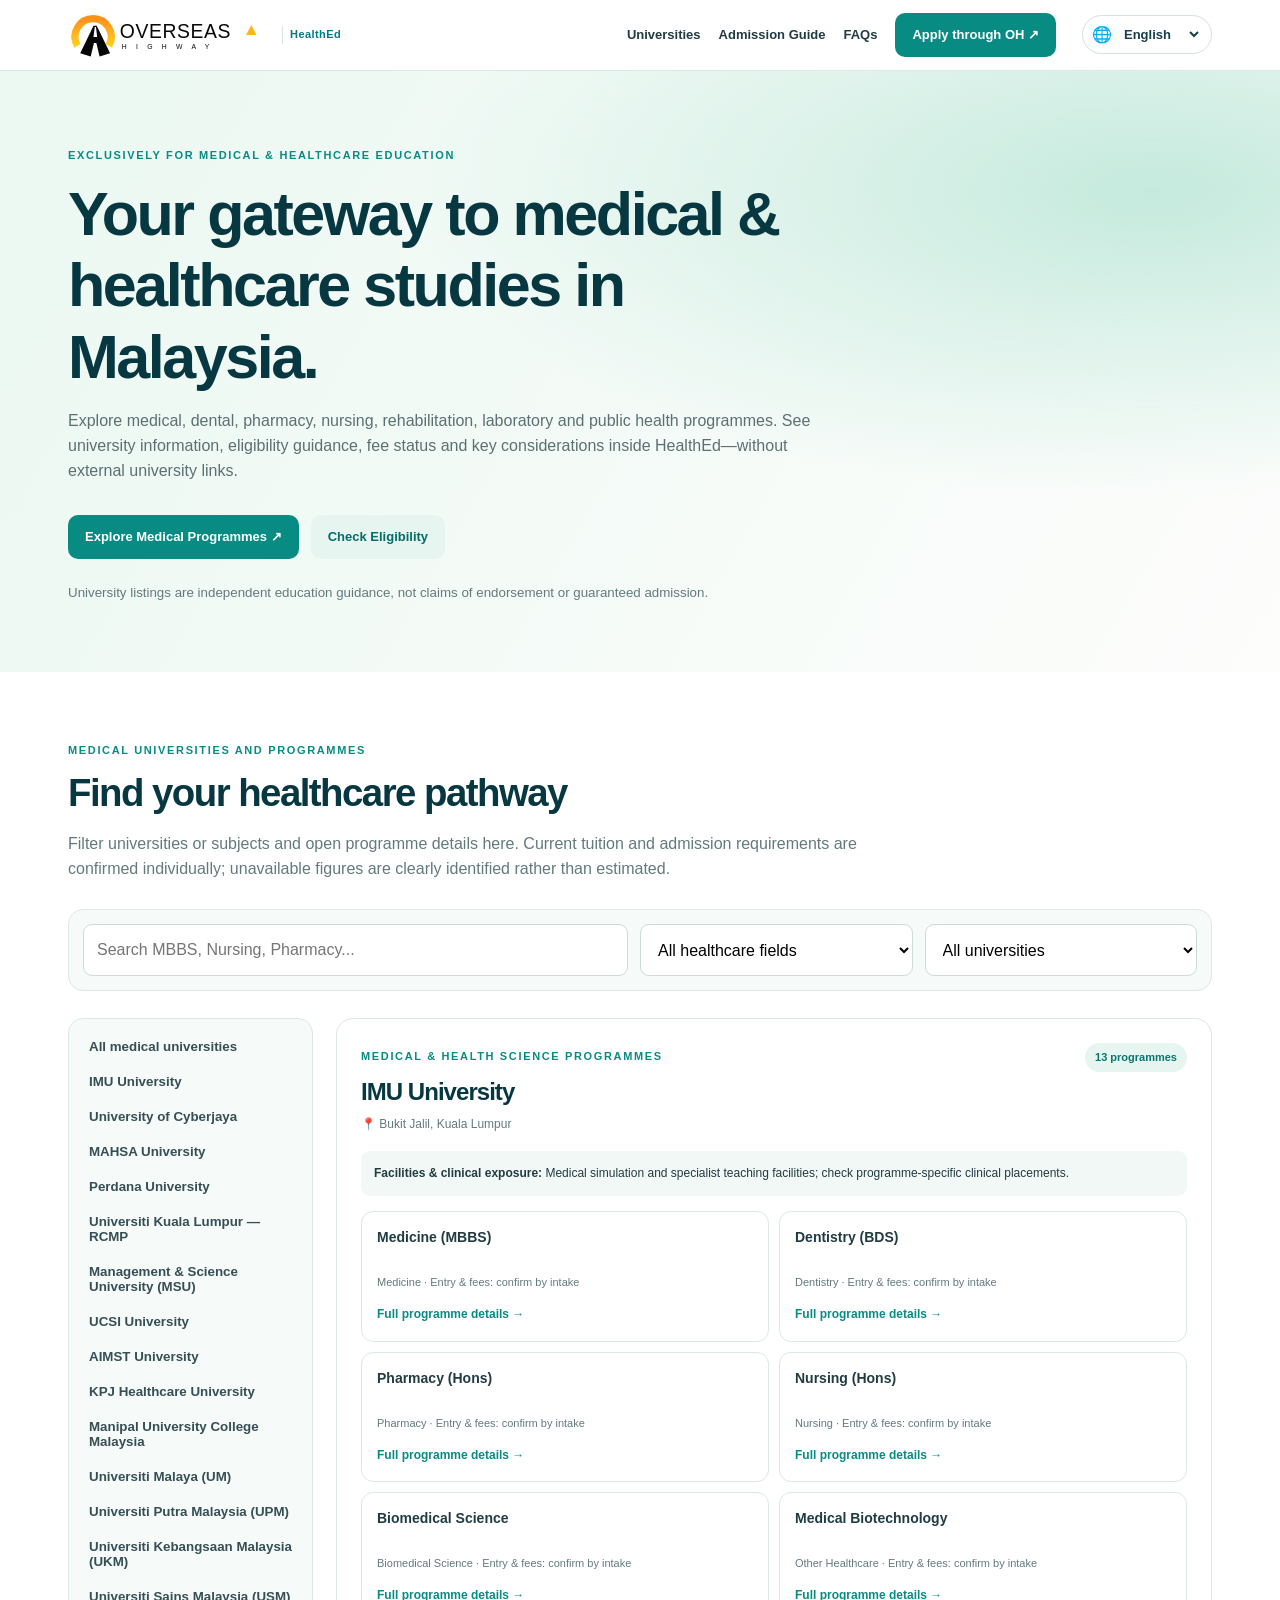
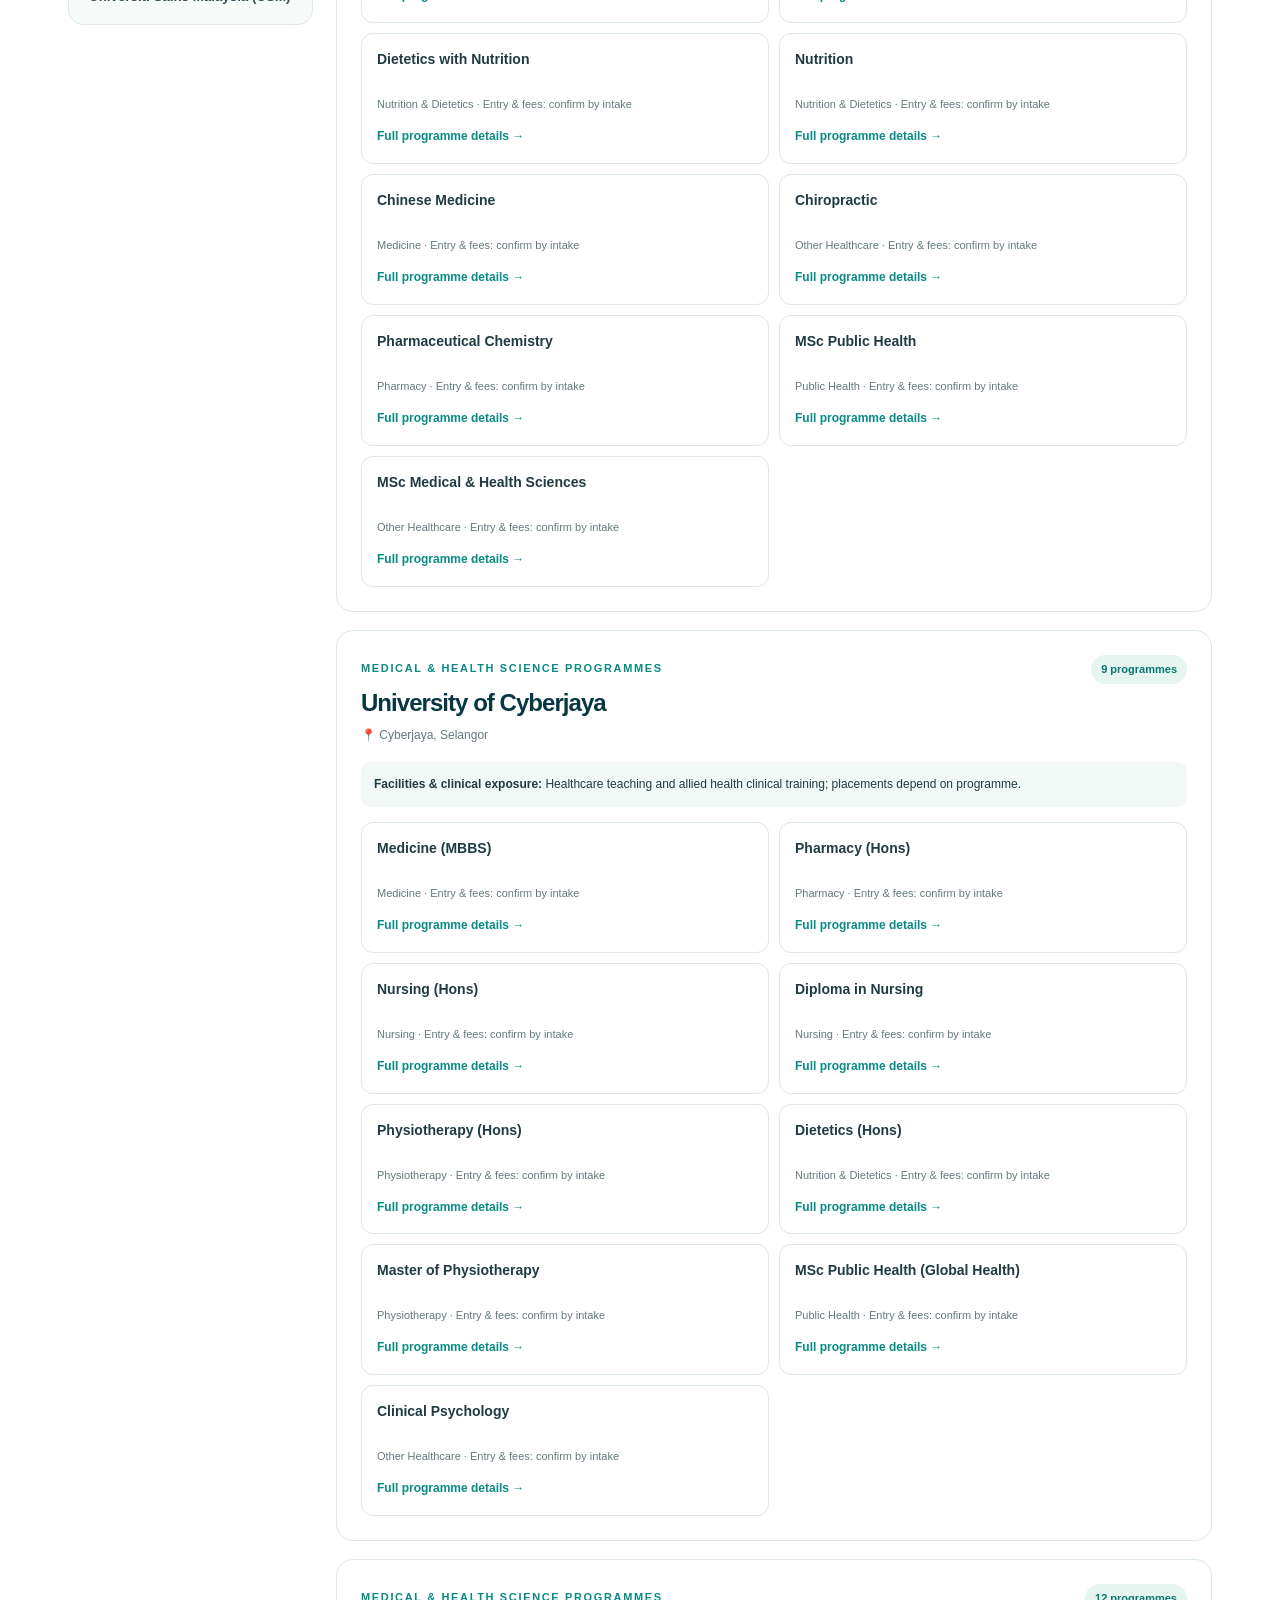
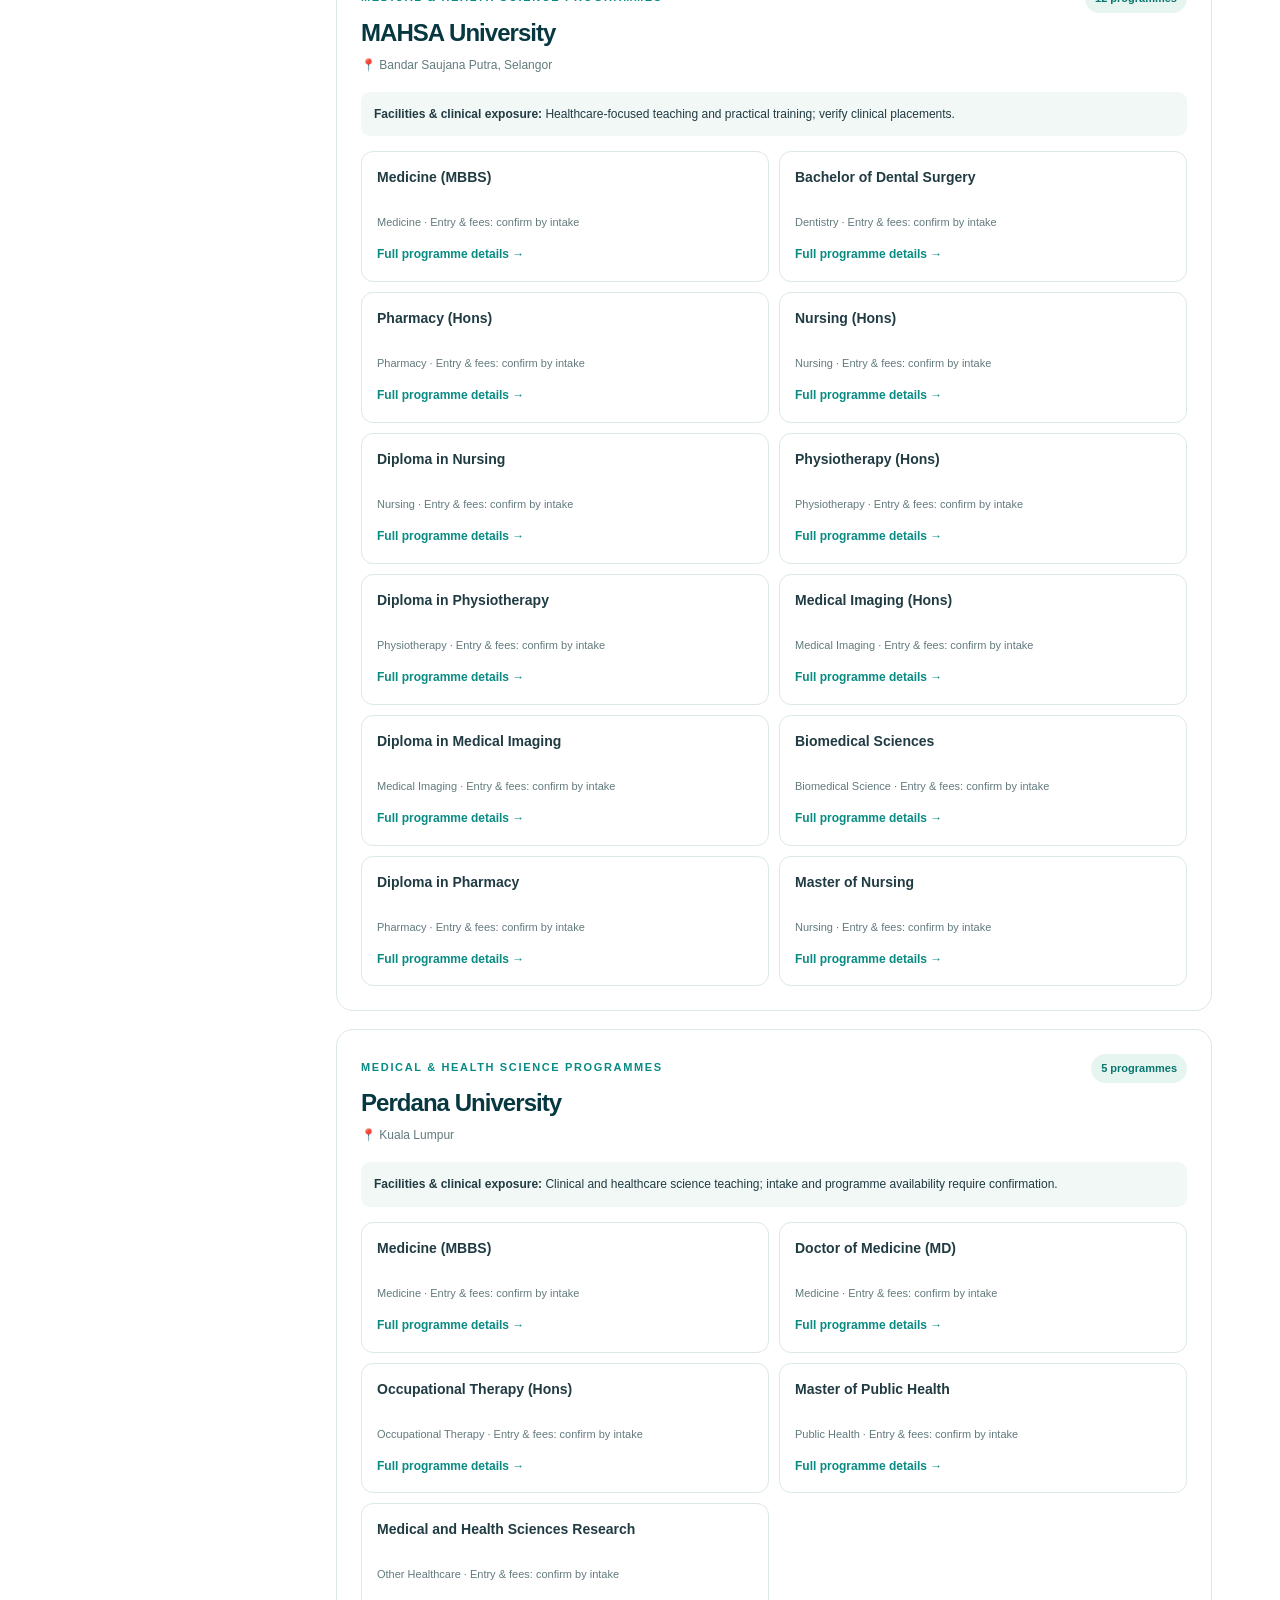
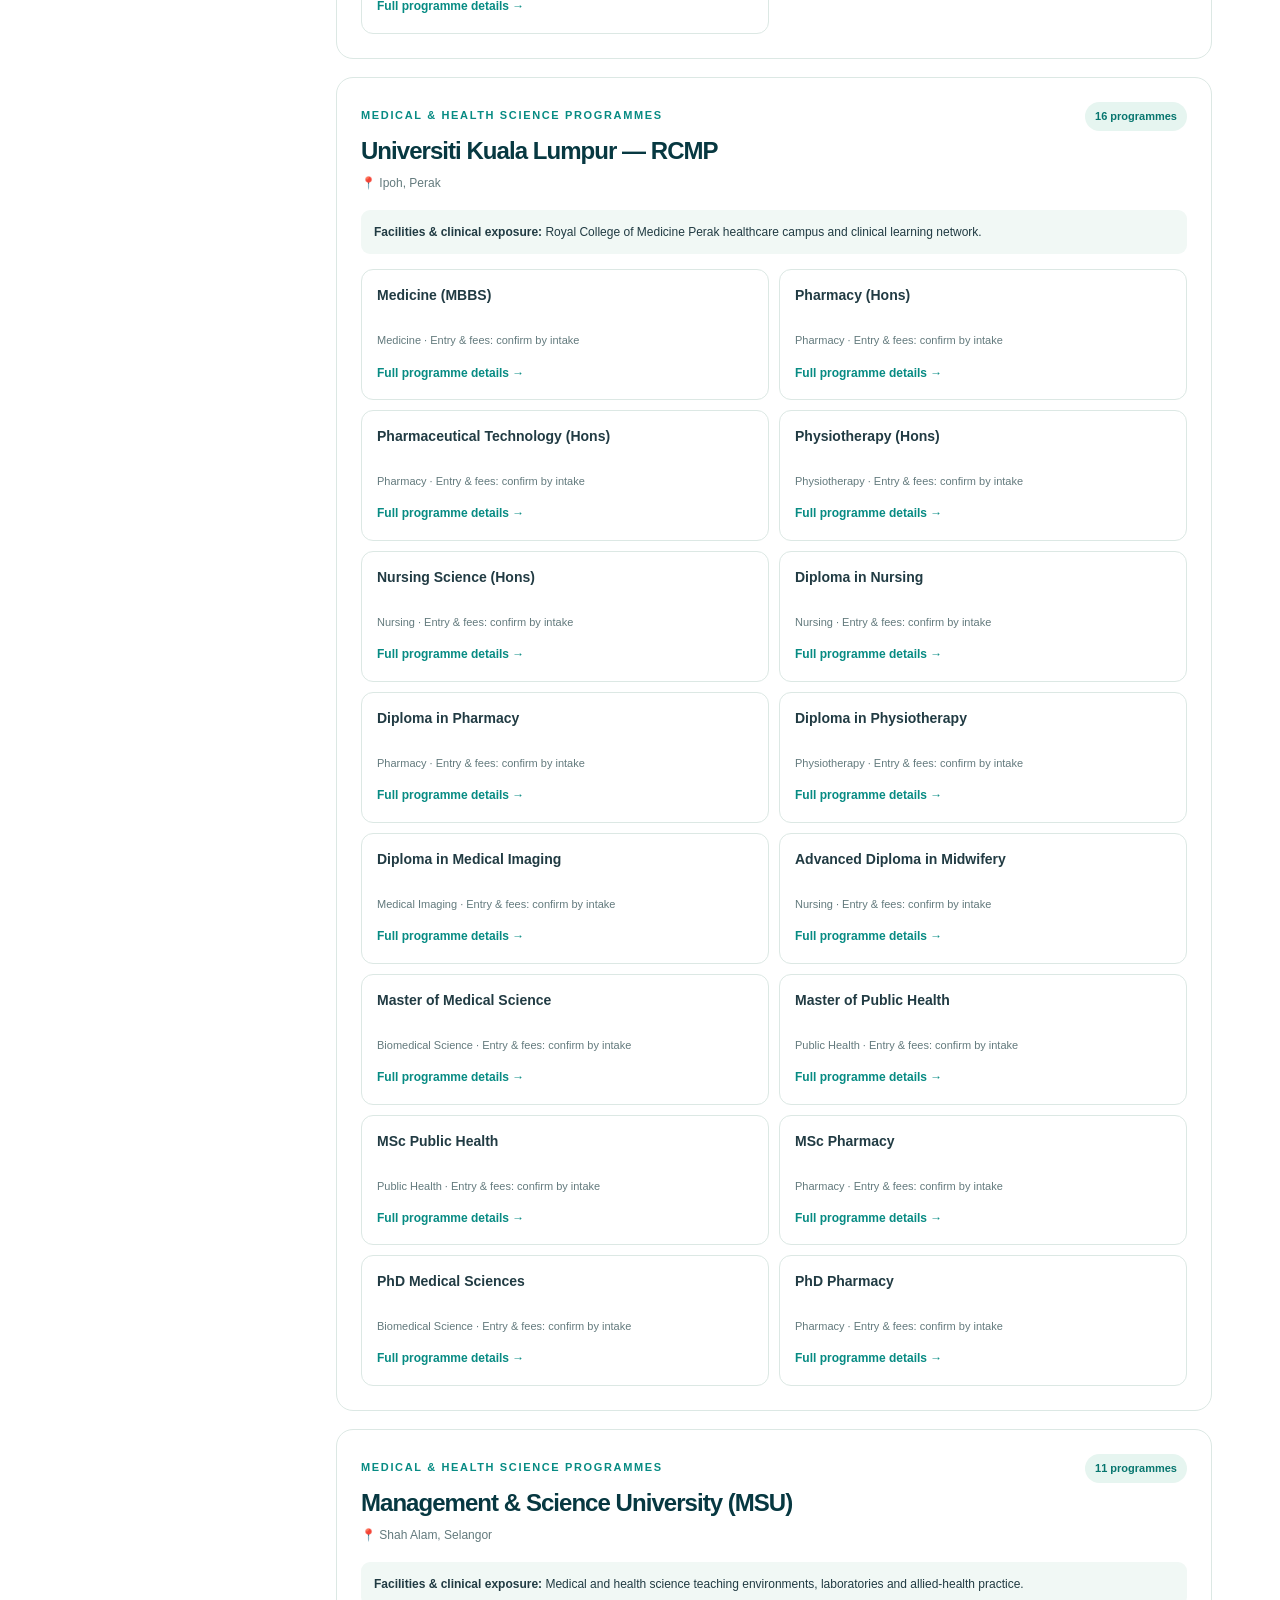
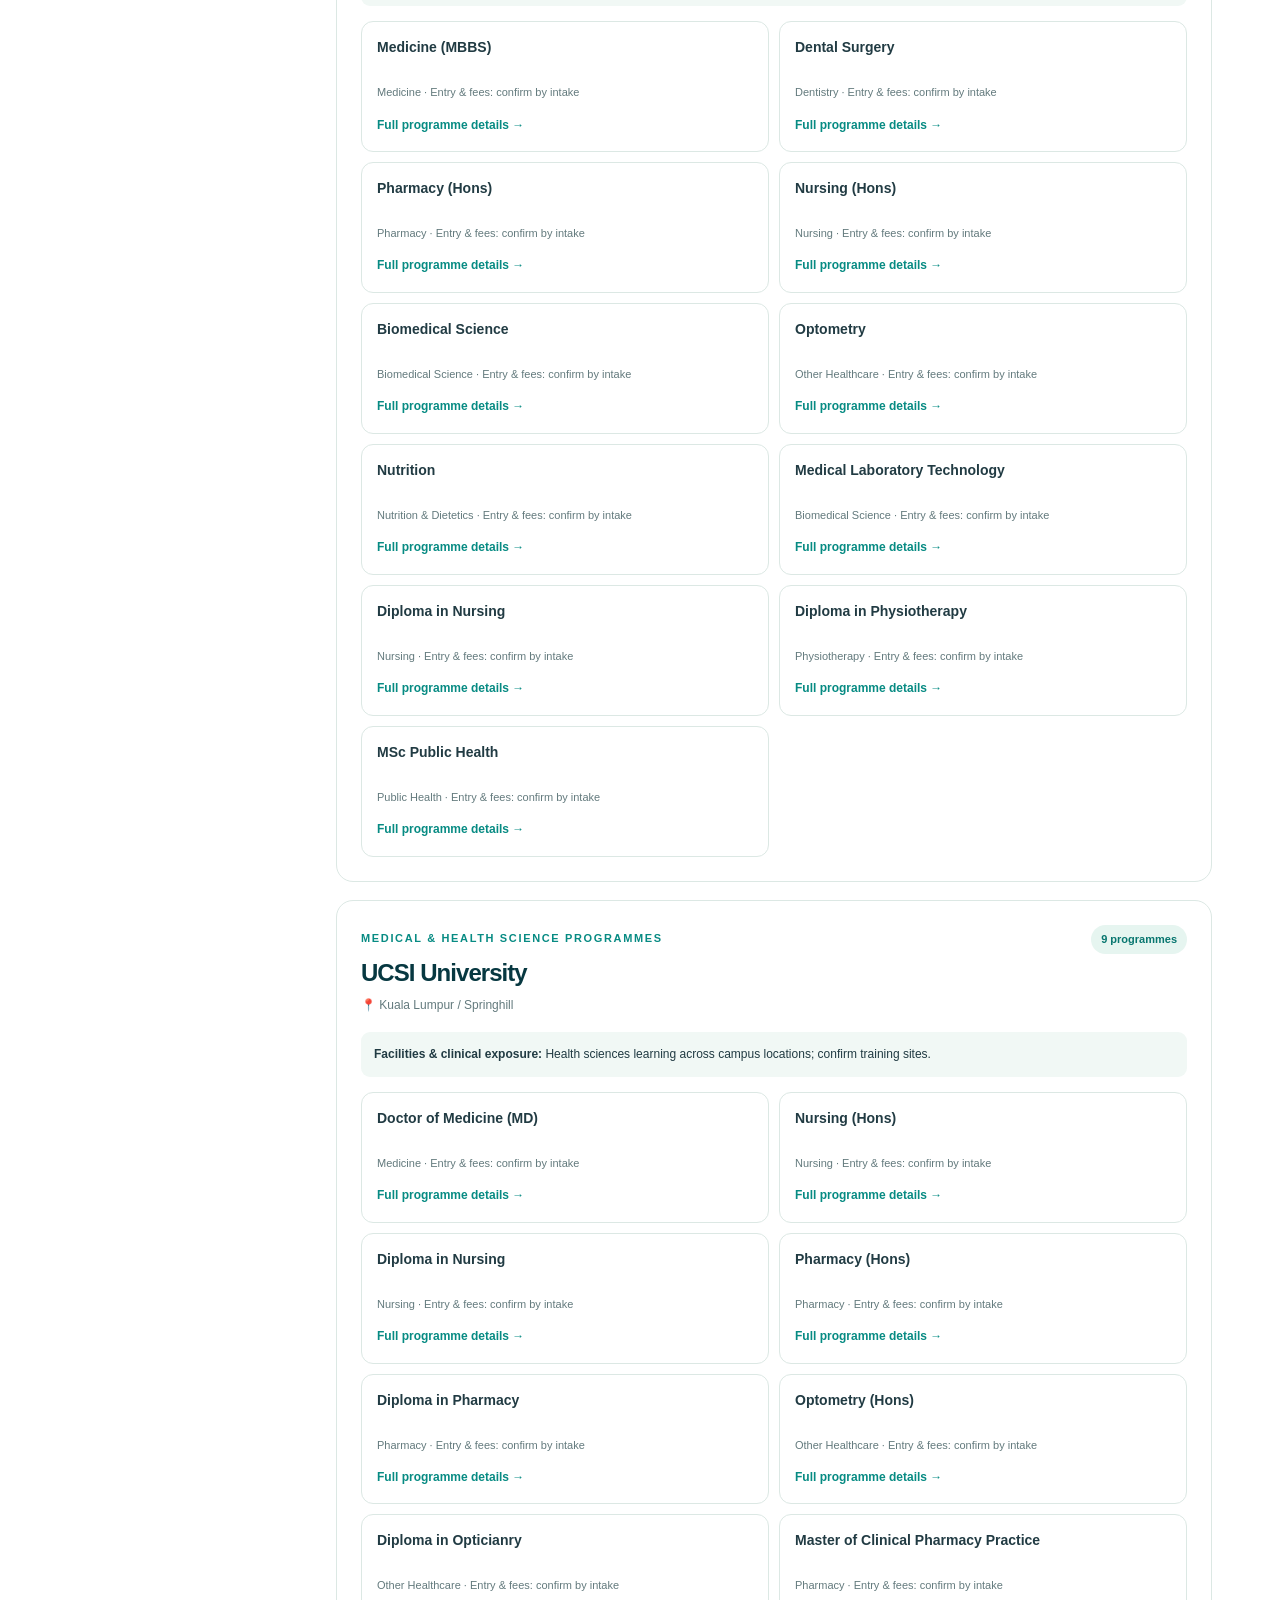
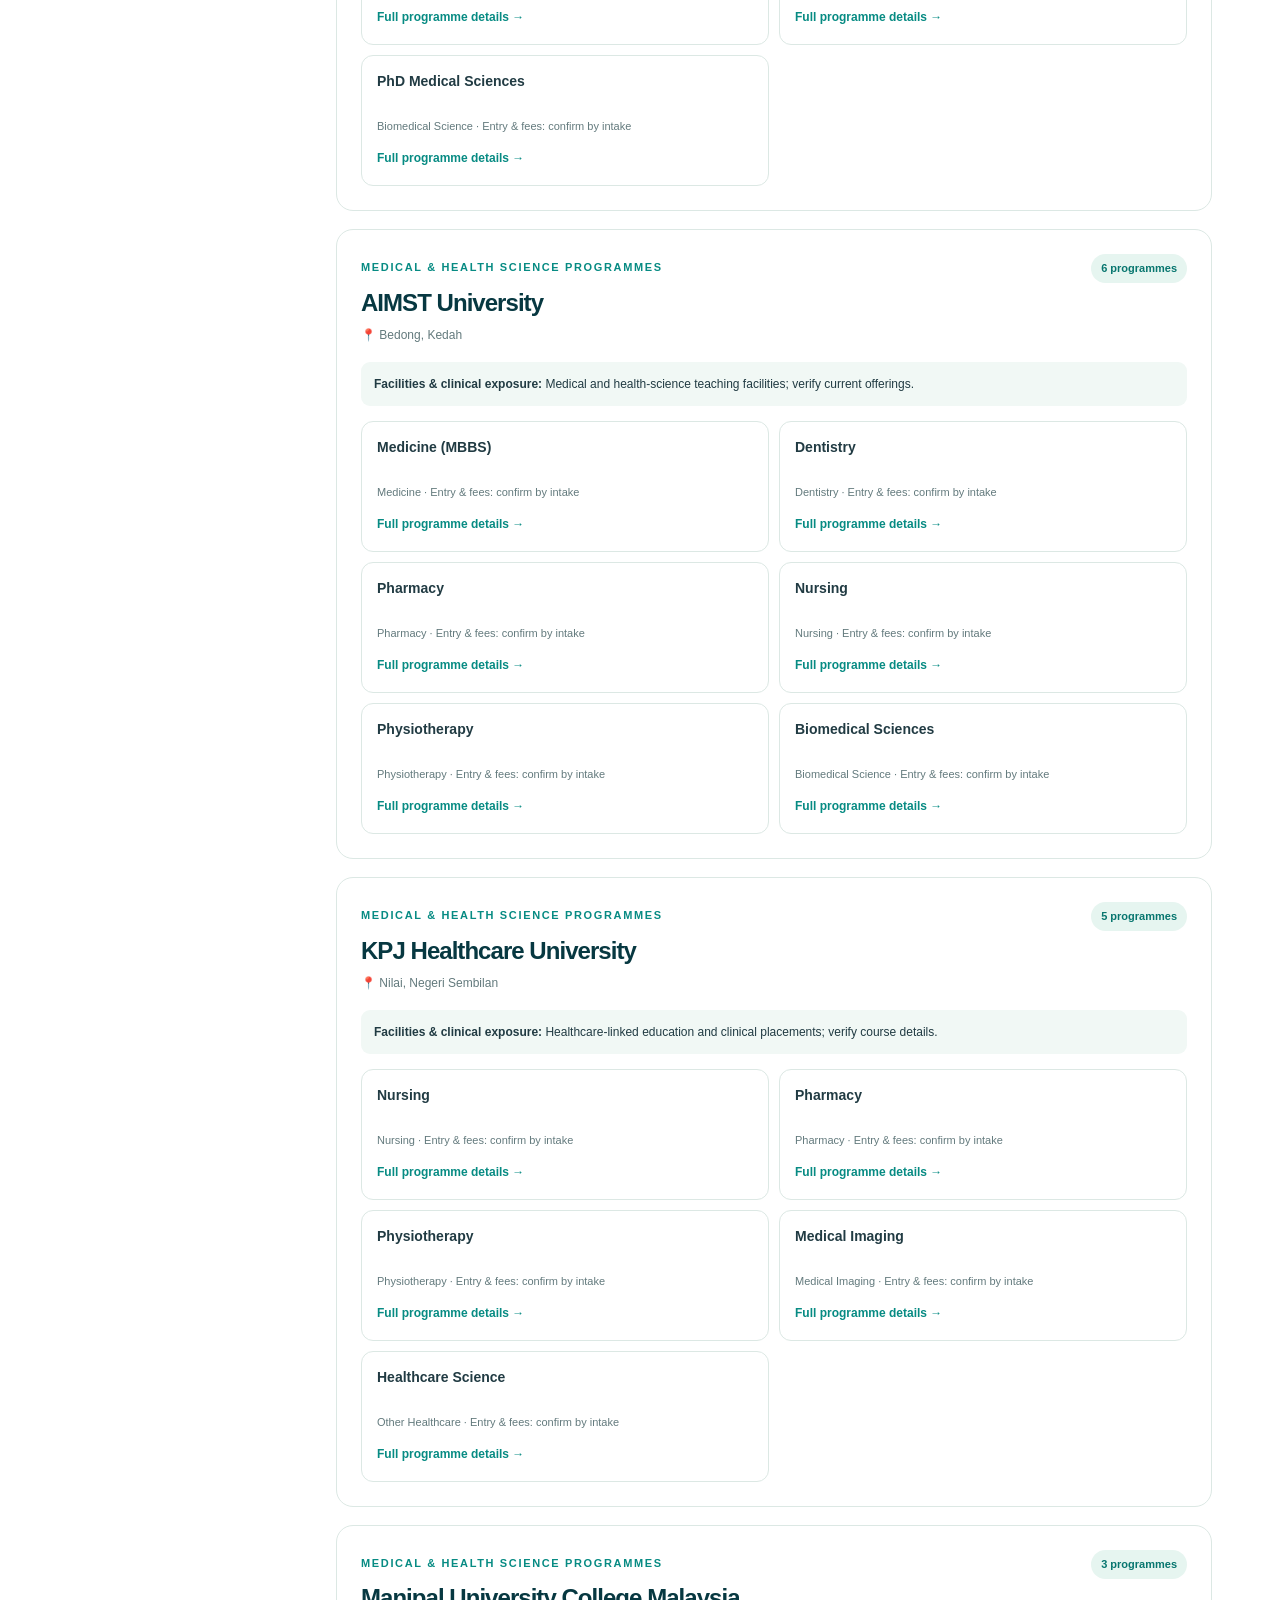
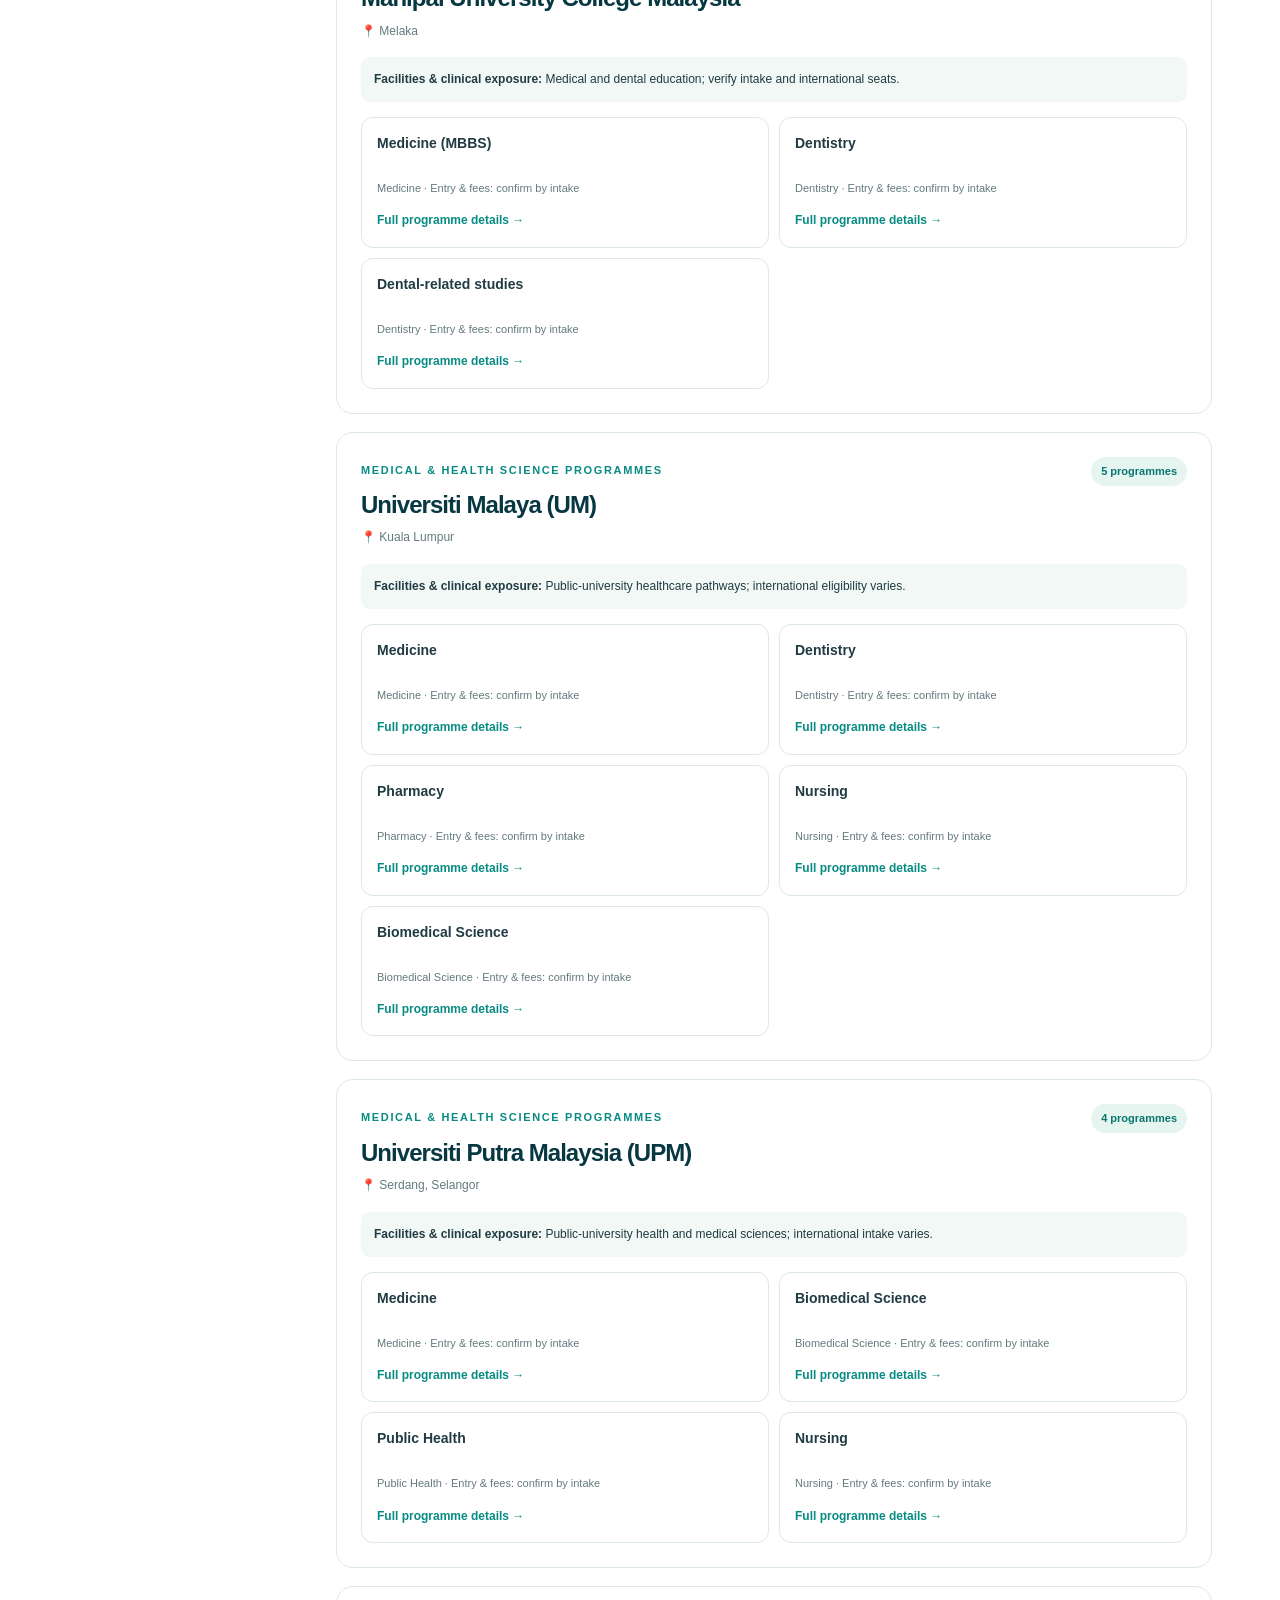
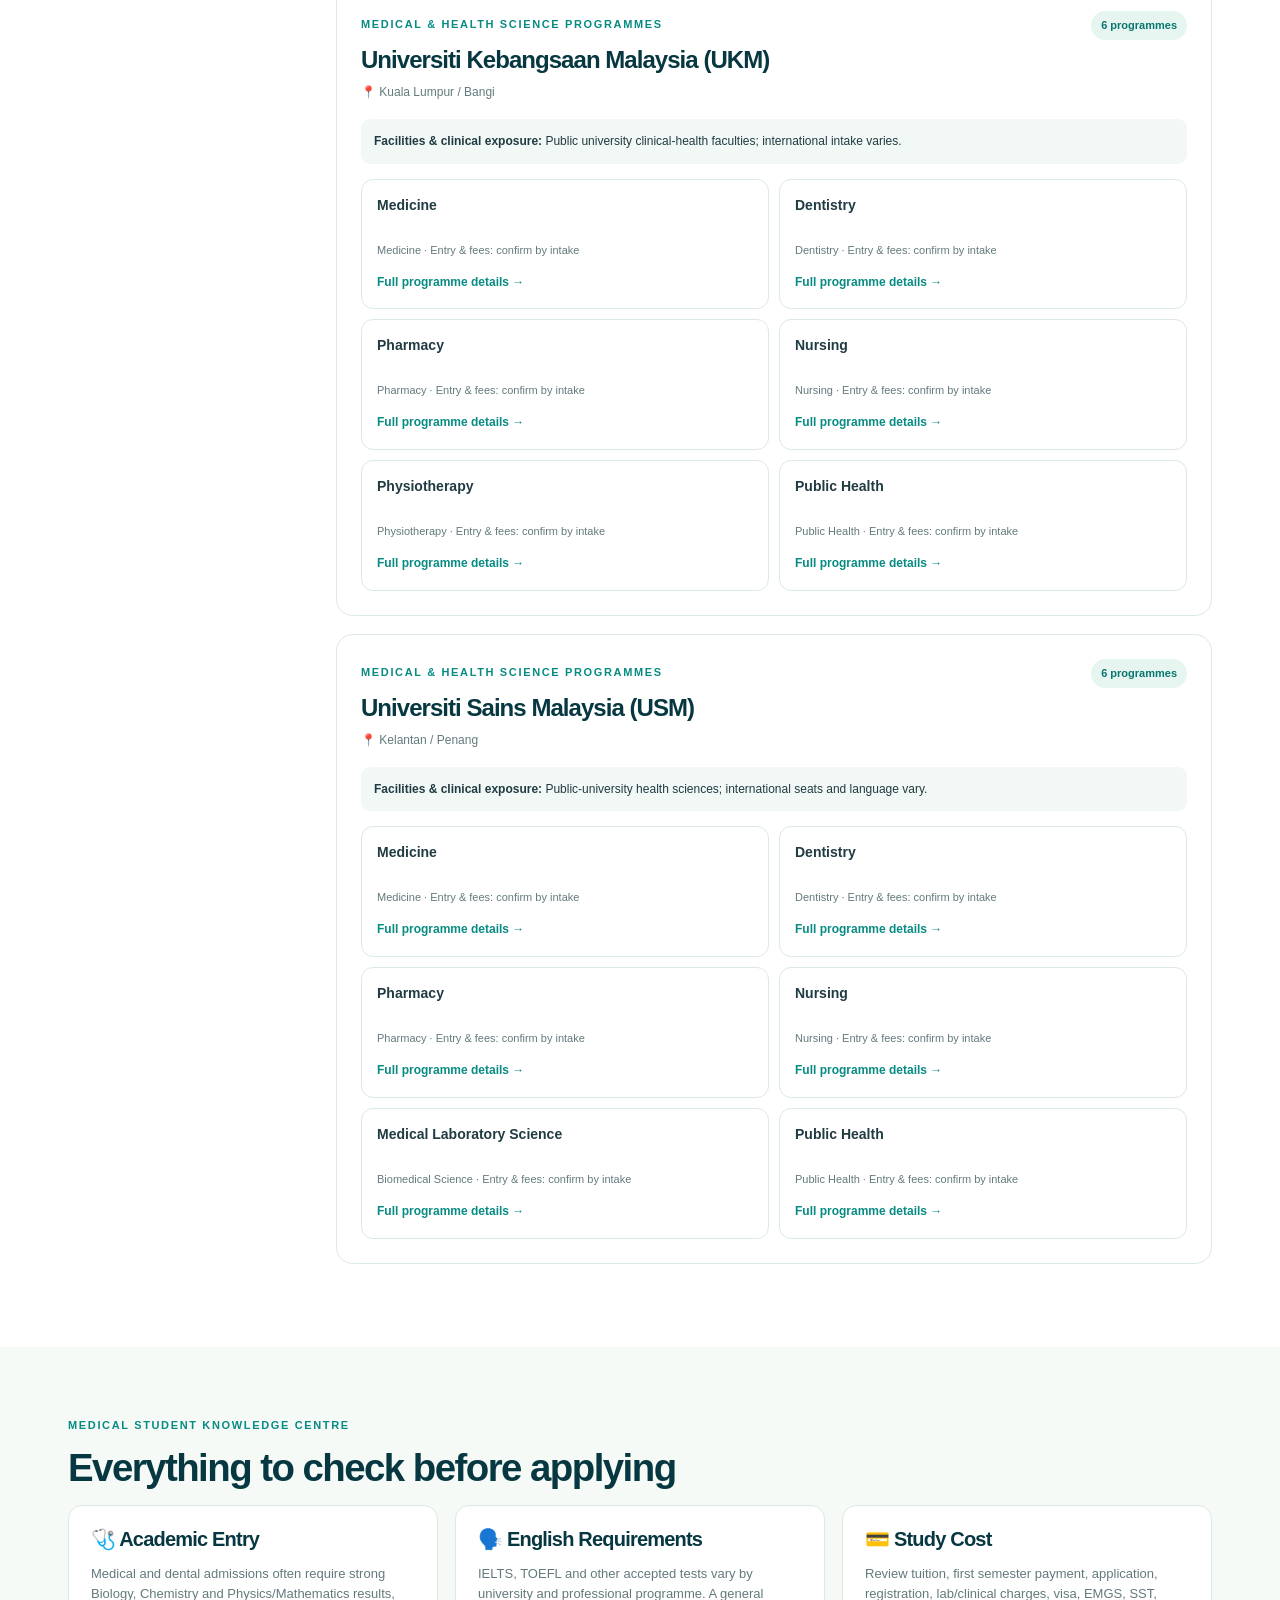
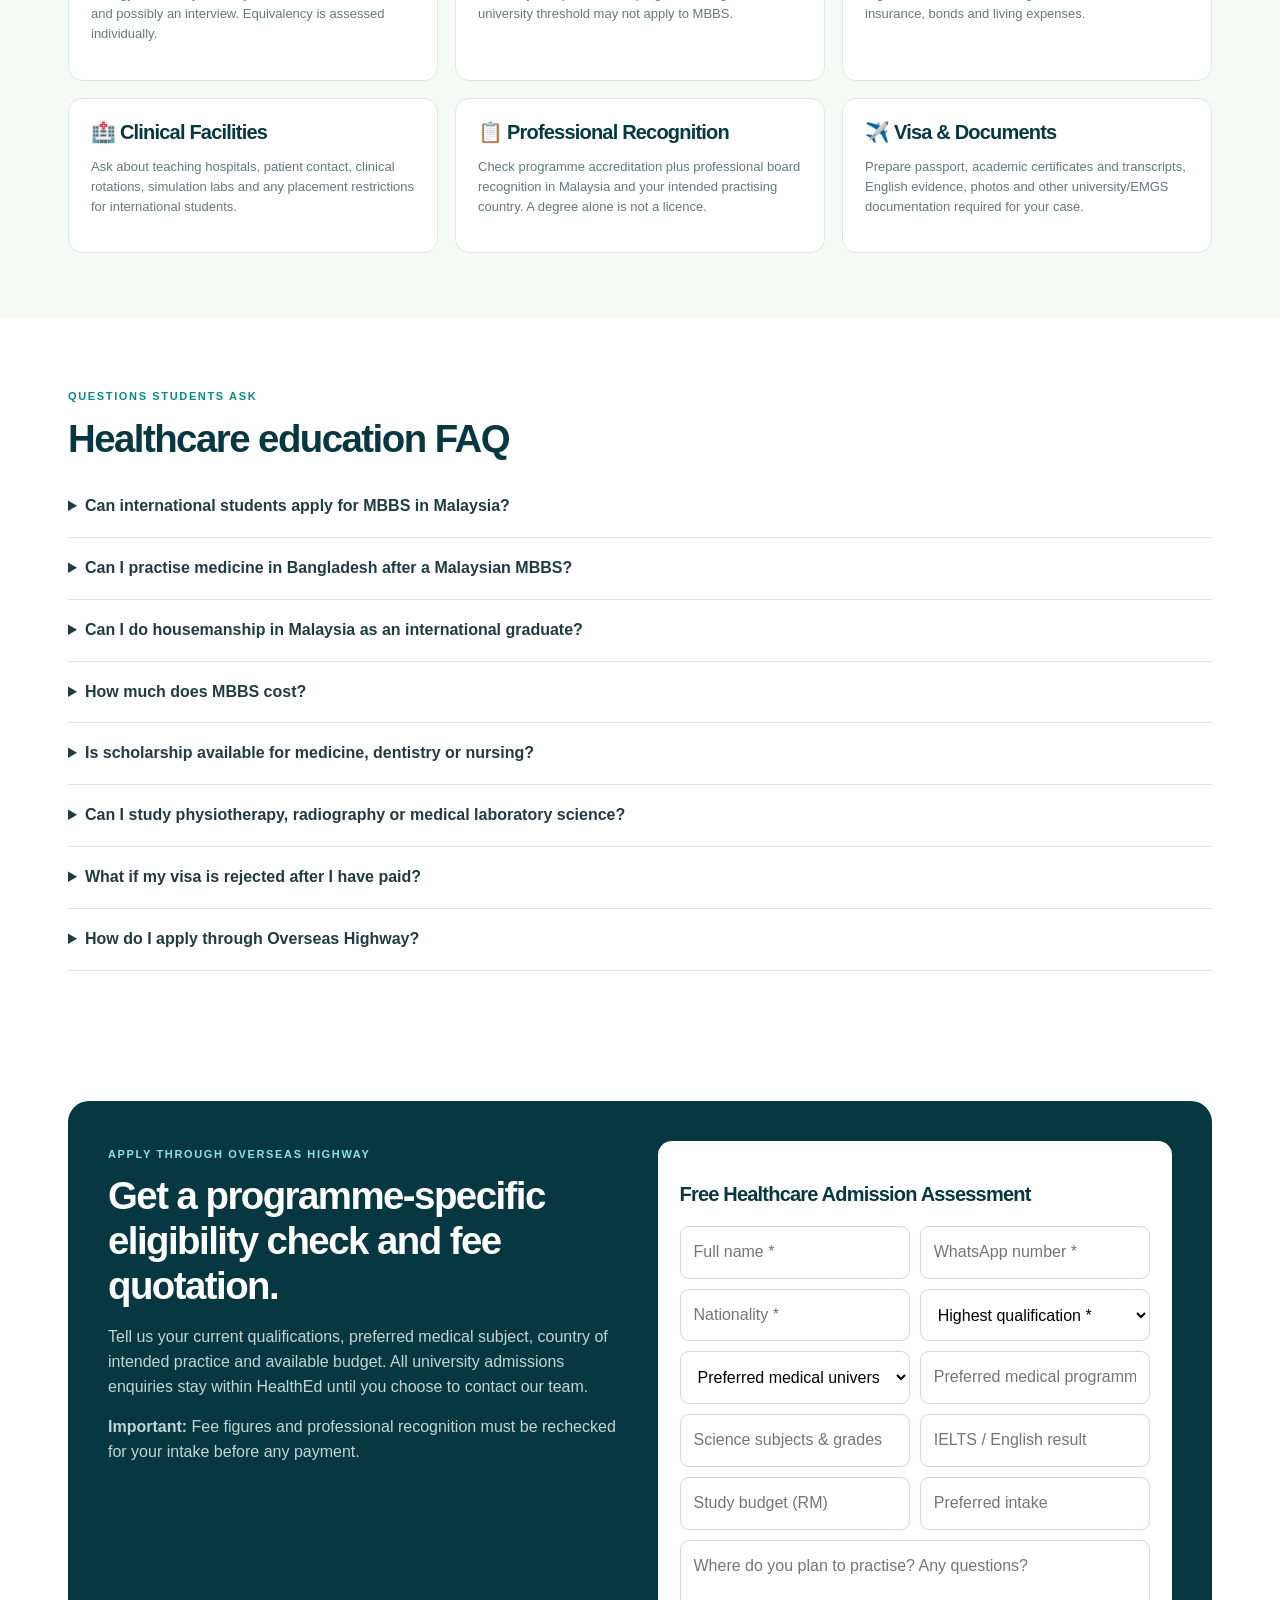
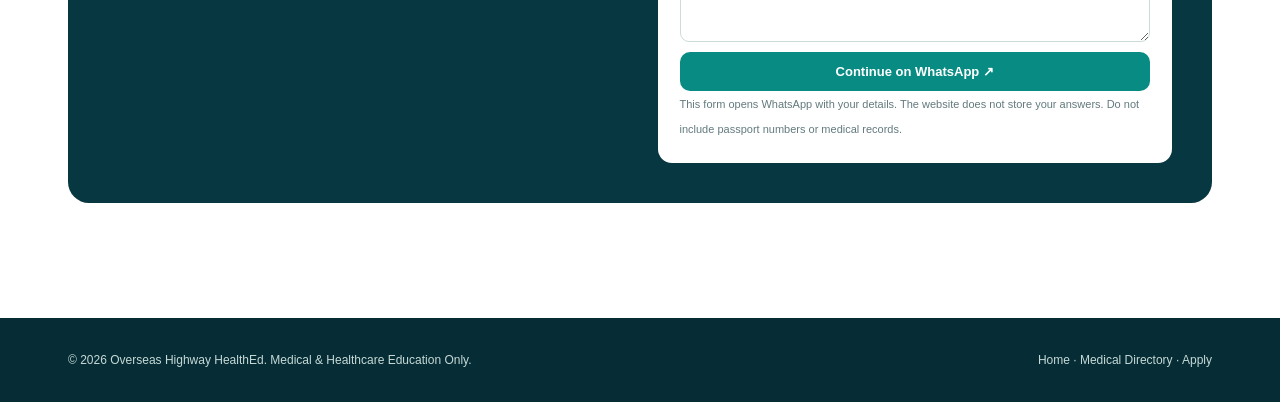
<file: medical-programmes.html>
<!DOCTYPE html><html lang="en"><head><meta charset="UTF-8"><meta name="viewport" content="width=device-width,initial-scale=1"><meta name="description" content="Malaysia medical education, MBBS, nursing, dentistry, pharmacy, and allied health programmes. Explore in-site university guides and apply through Overseas Highway HealthEd."><title>Medical & Healthcare University Directory — Overseas Highway HealthEd</title><style>:root{--navy:#073841;--teal:#078b83;--pale:#edf8f4;--line:#dce8e4;--muted:#637a7d}*{box-sizing:border-box}html{scroll-behavior:smooth}body{font-family:Inter,'Segoe UI',Arial,sans-serif;margin:0;color:#213b43;line-height:1.55}header{position:sticky;top:0;background:#fff;z-index:10;border-bottom:1px solid var(--line)}.wrap{max-width:1190px;margin:auto;padding:0 23px}.nav{min-height:70px;display:flex;align-items:center;gap:24px;justify-content:space-between}.logo{font-size:19px;font-weight:850;color:var(--navy)}.logo em{font-style:normal;color:var(--teal)}a{text-decoration:none;color:inherit}.links{display:flex;align-items:center;gap:18px;font-size:13px;font-weight:700}.links a:hover{color:var(--teal)}.btn{background:var(--teal);border:0;border-radius:10px;color:white;padding:12px 17px;font-weight:800;font-size:13px;display:inline-block;cursor:pointer}.btn:hover{background:#056a64}.btn.subtle{background:#e7f5f1;color:#066c68}.hero{padding:76px 0 69px;background:radial-gradient(ellipse at 90% 20%,#c5eadd,transparent 45%),linear-gradient(120deg,#ebf8f2,#fdfdfc)}h1,h2,h3{line-height:1.17;color:var(--navy);letter-spacing:-.04em}h1{font-size:clamp(37px,5vw,61px);max-width:800px;margin:15px 0}h2{font-size:clamp(26px,3vw,39px);margin:9px 0 14px}h3{font-size:20px}.eyebrow{font-size:11px;font-weight:900;letter-spacing:.15em;text-transform:uppercase;color:var(--teal)}.hero p{max-width:750px;color:#5b7072}.hero .btn{margin:15px 12px 0 0}.hero small{display:block;margin-top:24px;color:var(--muted)}section{padding:65px 0}.sub{color:var(--muted);max-width:830px}.filters{display:grid;grid-template-columns:2fr 1fr 1fr;gap:12px;background:#f6faf8;border:1px solid var(--line);border-radius:15px;padding:14px;margin:27px 0}input,select,textarea{padding:13px;border:1px solid #ccdcd7;border-radius:9px;font:inherit;width:100%;background:white}input:focus,select:focus,textarea:focus{outline:2px solid #a4d6c9}.layout{display:grid;grid-template-columns:245px 1fr;gap:23px;align-items:start}.side{border:1px solid var(--line);background:#f6faf9;padding:10px;border-radius:15px;position:sticky;top:85px;max-height:75vh;overflow:auto}.side button{display:block;text-align:left;width:100%;border:0;border-radius:8px;background:transparent;padding:10px;font-weight:700;cursor:pointer;color:#354f55}.side button:hover{background:#e0f3eb}.uni{border:1px solid var(--line);border-radius:17px;padding:24px;margin-bottom:18px;scroll-margin-top:90px}.unihead{display:flex;justify-content:space-between;gap:15px;align-items:flex-start}.pill{font-size:11px;font-weight:800;background:#e6f5f0;color:#08766f;border-radius:50px;padding:6px 10px;white-space:nowrap}.uni h3{margin:10px 0 5px;font-size:24px}.meta{font-size:12px;color:var(--muted)}.facility{background:#f1f8f5;padding:13px;border-radius:9px;font-size:12px;margin:15px 0}.progs{display:grid;grid-template-columns:repeat(2,minmax(0,1fr));gap:10px}.program{border:1px solid var(--line);border-radius:12px;padding:15px}.program strong{display:block;font-size:14px;min-height:42px}.program small{display:block;color:var(--muted);font-size:11px;margin:5px 0 10px}.program button{border:0;background:none;color:var(--teal);font-weight:800;cursor:pointer;padding:0;font-size:12px}.guides{background:#f5faf7}.cards{display:grid;grid-template-columns:repeat(3,1fr);gap:17px}.card{border:1px solid var(--line);background:white;padding:22px;border-radius:14px}.card p{color:var(--muted);font-size:13px}.card h3{margin:0 0 8px}.card ul{font-size:13px;color:#5c7277;padding-left:18px}.faq details{border-bottom:1px solid var(--line);padding:18px 0}.faq summary{font-weight:750;cursor:pointer}.faq p{color:var(--muted);font-size:13px}.cta{background:var(--navy);color:white;border-radius:21px;padding:40px;display:grid;grid-template-columns:1fr 1fr;gap:35px}.cta h2{color:white}.cta p{color:#c1d5d5}.form{background:white;color:#203c42;padding:22px;border-radius:14px}.form .field{display:grid;grid-template-columns:1fr 1fr;gap:10px}.form .field textarea{grid-column:1/-1}.form .btn{width:100%;margin-top:10px}.form small{color:var(--muted);font-size:11px}.footer{background:#062d35;color:#c6d9d7;padding:33px 0;font-size:12px;margin-top:50px}.footer .wrap{display:flex;justify-content:space-between;gap:15px;flex-wrap:wrap}.modal{position:fixed;inset:0;background:#08252dba;z-index:50;display:none;align-items:center;justify-content:center;padding:15px}.modal.on{display:flex}.panel{width:min(760px,100%);max-height:92vh;overflow:auto;background:white;padding:28px;border-radius:17px}.modalhead{display:flex;justify-content:space-between;gap:12px}.close{font-size:23px;background:#e9f5f0;border:0;border-radius:10px;width:39px;height:39px;cursor:pointer}.details{display:grid;grid-template-columns:1fr 1fr;gap:10px;margin:16px 0}.details div{padding:12px;background:#f4faf7;border-radius:9px;font-size:13px}.details b{display:block}.panel li{font-size:13px;margin:7px 0}.notice{border-left:3px solid var(--teal);background:#f3f9f5;padding:13px;color:#5d7577;font-size:12px;margin:15px 0}.none{padding:24px;background:#f5faf7;border-radius:12px}.hide{display:none!important}@media(max-width:850px){.layout{grid-template-columns:1fr}.side{position:static;max-height:none;display:flex;overflow:auto}.side button{width:auto;white-space:nowrap}.cards{grid-template-columns:repeat(2,1fr)}}@media(max-width:620px){.links a:not(.btn){display:none}.hero{padding:52px 0}.filters,.progs,.cards,.cta,.details,.form .field{grid-template-columns:1fr}.cta{padding:23px}.form .field textarea{grid-column:1}.uni{padding:17px}.panel{padding:19px}.unihead{flex-direction:column;gap:5px}}</style><link rel="stylesheet" href="assets/oh-language.css"></head><body><header><div class="wrap nav"><a class="logo" href="index.html">Overseas Highway <em>HealthEd</em></a><nav class="links"><a href="universities.html">Universities</a><a href="#guide">Admission Guide</a><a href="#faq">FAQs</a><a class="btn" href="#apply">Apply through OH ↗</a></nav></div></header><div class="hero"><div class="wrap"><div class="eyebrow">Exclusively for medical & healthcare education</div><h1>Your gateway to medical & healthcare studies in Malaysia.</h1><p>Explore medical, dental, pharmacy, nursing, rehabilitation, laboratory and public health programmes. See university information, eligibility guidance, fee status and key considerations inside HealthEd—without external university links.</p><a class="btn" href="#universities">Explore Medical Programmes ↗</a><a class="btn subtle" href="#apply">Check Eligibility</a><small>University listings are independent education guidance, not claims of endorsement or guaranteed admission.</small></div></div><section id="universities"><div class="wrap"><span class="eyebrow">Medical universities and programmes</span><h2>Find your healthcare pathway</h2><p class="sub">Filter universities or subjects and open programme details here. Current tuition and admission requirements are confirmed individually; unavailable figures are clearly identified rather than estimated.</p><div class="filters"><input id="search" placeholder="Search MBBS, Nursing, Pharmacy..." aria-label="Search medical programmes"><select id="field"><option value="">All healthcare fields</option></select><select id="unifilter"><option value="">All universities</option></select></div><div class="layout"><aside class="side" id="navitems"></aside><main id="results"></main></div></div></section><section class="guides" id="guide"><div class="wrap"><span class="eyebrow">Medical student knowledge centre</span><h2>Everything to check before applying</h2><div class="cards"><div class="card"><h3>🩺 Academic Entry</h3><p>Medical and dental admissions often require strong Biology, Chemistry and Physics/Mathematics results, and possibly an interview. Equivalency is assessed individually.</p></div><div class="card"><h3>🗣️ English Requirements</h3><p>IELTS, TOEFL and other accepted tests vary by university and professional programme. A general university threshold may not apply to MBBS.</p></div><div class="card"><h3>💳 Study Cost</h3><p>Review tuition, first semester payment, application, registration, lab/clinical charges, visa, EMGS, SST, insurance, bonds and living expenses.</p></div><div class="card"><h3>🏥 Clinical Facilities</h3><p>Ask about teaching hospitals, patient contact, clinical rotations, simulation labs and any placement restrictions for international students.</p></div><div class="card"><h3>📋 Professional Recognition</h3><p>Check programme accreditation plus professional board recognition in Malaysia and your intended practising country. A degree alone is not a licence.</p></div><div class="card"><h3>✈️ Visa & Documents</h3><p>Prepare passport, academic certificates and transcripts, English evidence, photos and other university/EMGS documentation required for your case.</p></div></div></div></section><section id="faq"><div class="wrap faq"><span class="eyebrow">Questions students ask</span><h2>Healthcare education FAQ</h2><details><summary>Can international students apply for MBBS in Malaysia?</summary><p>Selected programmes accept international applicants subject to academic equivalency, science grades, language skills, interview, seat availability and visa requirements.</p></details><details><summary>Can I practise medicine in Bangladesh after a Malaysian MBBS?</summary><p>Not automatically. Verify BMDC recognition, eligibility processes, internship and examination requirements before enrolling. Your home-country regulator has the final authority.</p></details><details><summary>Can I do housemanship in Malaysia as an international graduate?</summary><p>Do not assume eligibility. Housemanship and professional registration depend on current regulations, immigration status and placement availability. Plan your internship and registration pathway in advance.</p></details><details><summary>How much does MBBS cost?</summary><p>Total tuition depends heavily on university, nationality, intake and scholarships. Registration, visa, clinical fees and deposits may be additional. Request an itemised written quotation from HealthEd.</p></details><details><summary>Is scholarship available for medicine, dentistry or nursing?</summary><p>Availability depends on institution, intake, results, nationality and conditions. Check whether discounts cover the full course or only selected semesters.</p></details><details><summary>Can I study physiotherapy, radiography or medical laboratory science?</summary><p>Yes, these are healthcare-related alternatives to medicine. Entry requirements and professional registration differ by field and institution.</p></details><details><summary>What if my visa is rejected after I have paid?</summary><p>Refunds depend on the particular offer and written university policy. Ask which amounts are refundable, required supporting documents and processing timeframe before paying.</p></details><details><summary>How do I apply through Overseas Highway?</summary><p>Use the enquiry form on this page and send your intended programme, university, nationality, qualification and grades via WhatsApp. A counsellor can review next steps.</p></details></div></section><section id="apply"><div class="wrap"><div class="cta"><div><span class="eyebrow" style="color:#8ae6d9">Apply through Overseas Highway</span><h2>Get a programme-specific eligibility check and fee quotation.</h2><p>Tell us your current qualifications, preferred medical subject, country of intended practice and available budget. All university admissions enquiries stay within HealthEd until you choose to contact our team.</p><p><strong>Important:</strong> Fee figures and professional recognition must be rechecked for your intake before any payment.</p></div><form class="form" id="lead"><h3>Free Healthcare Admission Assessment</h3><div class="field"><input required name="name" placeholder="Full name *"><input required name="phone" placeholder="WhatsApp number *" type="tel"><input required name="country" placeholder="Nationality *"><select required name="qualification"><option value="">Highest qualification *</option><option>SSC / O Level</option><option>HSC / A Level</option><option>Foundation / Diploma</option><option>Bachelor Degree</option><option>Master Degree</option></select><select name="university" id="leaduni"><option value="">Preferred medical university</option></select><input name="program" id="leadprog" placeholder="Preferred medical programme" required><input name="grades" placeholder="Science subjects & grades"><input name="english" placeholder="IELTS / English result"><input name="budget" placeholder="Study budget (RM)"><input name="intake" placeholder="Preferred intake"><textarea rows="3" name="message" placeholder="Where do you plan to practise? Any questions?"></textarea></div><button class="btn" type="submit">Continue on WhatsApp ↗</button><small>This form opens WhatsApp with your details. The website does not store your answers. Do not include passport numbers or medical records.</small></form></div></div></section><footer class="footer"><div class="wrap"><span>© <span id="year"></span> Overseas Highway HealthEd. Medical & Healthcare Education Only.</span><span><a href="index.html">Home</a> · <a href="#universities">Medical Directory</a> · <a href="#apply">Apply</a></span></div></footer><div class="modal" id="modal" role="dialog" aria-modal="true" aria-labelledby="detailname"><div class="panel"><div class="modalhead"><div><span class="eyebrow" id="detailuni"></span><h2 id="detailname"></h2></div><button class="close" id="close" aria-label="Close">×</button></div><div id="detailbody"></div><button class="btn" id="choose">Check Eligibility & Apply ↗</button></div></div><script>
const U=[["IMU University","Bukit Jalil, Kuala Lumpur","Medicine (MBBS)|Dentistry (BDS)|Pharmacy (Hons)|Nursing (Hons)|Biomedical Science|Medical Biotechnology|Dietetics with Nutrition|Nutrition|Chinese Medicine|Chiropractic|Pharmaceutical Chemistry|MSc Public Health|MSc Medical & Health Sciences","Medical simulation and specialist teaching facilities; check programme-specific clinical placements."],["University of Cyberjaya","Cyberjaya, Selangor","Medicine (MBBS)|Pharmacy (Hons)|Nursing (Hons)|Diploma in Nursing|Physiotherapy (Hons)|Dietetics (Hons)|Master of Physiotherapy|MSc Public Health (Global Health)|Clinical Psychology","Healthcare teaching and allied health clinical training; placements depend on programme."],["MAHSA University","Bandar Saujana Putra, Selangor","Medicine (MBBS)|Bachelor of Dental Surgery|Pharmacy (Hons)|Nursing (Hons)|Diploma in Nursing|Physiotherapy (Hons)|Diploma in Physiotherapy|Medical Imaging (Hons)|Diploma in Medical Imaging|Biomedical Sciences|Diploma in Pharmacy|Master of Nursing","Healthcare-focused teaching and practical training; verify clinical placements."],["Perdana University","Kuala Lumpur","Medicine (MBBS)|Doctor of Medicine (MD)|Occupational Therapy (Hons)|Master of Public Health|Medical and Health Sciences Research","Clinical and healthcare science teaching; intake and programme availability require confirmation."],["Universiti Kuala Lumpur — RCMP","Ipoh, Perak","Medicine (MBBS)|Pharmacy (Hons)|Pharmaceutical Technology (Hons)|Physiotherapy (Hons)|Nursing Science (Hons)|Diploma in Nursing|Diploma in Pharmacy|Diploma in Physiotherapy|Diploma in Medical Imaging|Advanced Diploma in Midwifery|Master of Medical Science|Master of Public Health|MSc Public Health|MSc Pharmacy|PhD Medical Sciences|PhD Pharmacy","Royal College of Medicine Perak healthcare campus and clinical learning network."],["Management & Science University (MSU)","Shah Alam, Selangor","Medicine (MBBS)|Dental Surgery|Pharmacy (Hons)|Nursing (Hons)|Biomedical Science|Optometry|Nutrition|Medical Laboratory Technology|Diploma in Nursing|Diploma in Physiotherapy|MSc Public Health","Medical and health science teaching environments, laboratories and allied-health practice."],["UCSI University","Kuala Lumpur / Springhill","Doctor of Medicine (MD)|Nursing (Hons)|Diploma in Nursing|Pharmacy (Hons)|Diploma in Pharmacy|Optometry (Hons)|Diploma in Opticianry|Master of Clinical Pharmacy Practice|PhD Medical Sciences","Health sciences learning across campus locations; confirm training sites."],["AIMST University","Bedong, Kedah","Medicine (MBBS)|Dentistry|Pharmacy|Nursing|Physiotherapy|Biomedical Sciences","Medical and health-science teaching facilities; verify current offerings."],["KPJ Healthcare University","Nilai, Negeri Sembilan","Nursing|Pharmacy|Physiotherapy|Medical Imaging|Healthcare Science","Healthcare-linked education and clinical placements; verify course details."],["Manipal University College Malaysia","Melaka","Medicine (MBBS)|Dentistry|Dental-related studies","Medical and dental education; verify intake and international seats."],["Universiti Malaya (UM)","Kuala Lumpur","Medicine|Dentistry|Pharmacy|Nursing|Biomedical Science","Public-university healthcare pathways; international eligibility varies."],["Universiti Putra Malaysia (UPM)","Serdang, Selangor","Medicine|Biomedical Science|Public Health|Nursing","Public-university health and medical sciences; international intake varies."],["Universiti Kebangsaan Malaysia (UKM)","Kuala Lumpur / Bangi","Medicine|Dentistry|Pharmacy|Nursing|Physiotherapy|Public Health","Public university clinical-health faculties; international intake varies."],["Universiti Sains Malaysia (USM)","Kelantan / Penang","Medicine|Dentistry|Pharmacy|Nursing|Medical Laboratory Science|Public Health","Public-university health sciences; international seats and language vary."]];const fields=['Medicine','Dentistry','Pharmacy','Nursing','Physiotherapy','Occupational Therapy','Medical Imaging','Biomedical Science','Nutrition & Dietetics','Public Health','Other Healthcare'];const classify=n=>{let t=n.toLowerCase();if(/mbbs|medicine|medical doctor|doctor of medicine/.test(t))return 'Medicine';if(/dental|dentistry/.test(t))return 'Dentistry';if(/pharmacy|pharmaceutical/.test(t))return 'Pharmacy';if(/nurs|midwif/.test(t))return 'Nursing';if(/physiotherapy/.test(t))return 'Physiotherapy';if(/occupational therapy/.test(t))return 'Occupational Therapy';if(/imaging|radiograph/.test(t))return 'Medical Imaging';if(/biomed|laboratory|medical science/.test(t))return 'Biomedical Science';if(/diet|nutrition/.test(t))return 'Nutrition & Dietetics';if(/public health/.test(t))return 'Public Health';return 'Other Healthcare'};let items=U.map((v,i)=>({name:v[0],city:v[1],programs:v[2].split('|'),fac:v[3],i}));const el=id=>document.getElementById(id);el('year').textContent=new Date().getFullYear();fields.forEach(f=>el('field').add(new Option(f,f)));items.forEach(u=>{el('unifilter').add(new Option(u.name,u.name));el('leaduni').add(new Option(u.name,u.name))});el('navitems').innerHTML='<button onclick="document.getElementById(\'unifilter\').value=\'\';render()">All medical universities</button>'+items.map(u=>'<button data-idx="'+u.i+'">'+u.name+'</button>').join('');el('navitems').querySelectorAll('[data-idx]').forEach(b=>b.onclick=()=>{el('unifilter').value=items[+b.dataset.idx].name;render();el('universities').scrollIntoView()});function esc(s){return String(s).replace(/[&<>"']/g,c=>({'&':'&amp;','<':'&lt;','>':'&gt;','"':'&quot;',"'":'&#39;'}[c]))}function render(){const q=el('search').value.toLowerCase(),f=el('field').value,v=el('unifilter').value;let count=0;el('results').innerHTML=items.map(u=>{if(v&&v!==u.name)return '';let p=u.programs.map((name,i)=>({name,i})).filter(x=>(!f||classify(x.name)===f)&&(!q||(u.name+' '+u.city+' '+x.name).toLowerCase().includes(q)));if(!p.length)return '';count+=p.length;return '<article class="uni"><div class="unihead"><div><span class="eyebrow">Medical & health science programmes</span><h3>'+esc(u.name)+'</h3><span class="meta">📍 '+esc(u.city)+'</span></div><span class="pill">'+p.length+' programmes</span></div><div class="facility"><b>Facilities & clinical exposure:</b> '+esc(u.fac)+'</div><div class="progs">'+p.map(x=>'<div class="program"><strong>'+esc(x.name)+'</strong><small>'+esc(classify(x.name))+' · Entry & fees: confirm by intake</small><button data-u="'+u.i+'" data-p="'+x.i+'">Full programme details →</button></div>').join('')+'</div></article>'}).join('')||'<div class="none">No matching healthcare programmes. Try another subject or university.</div>';el('results').querySelectorAll('[data-p]').forEach(b=>b.onclick=()=>openDetail(+b.dataset.u,+b.dataset.p))}function openDetail(ui,pi){let u=items[ui],p=u.programs[pi],c=classify(p);el('detailuni').textContent=u.name+' • '+u.city;el('detailname').textContent=p;el('detailbody').innerHTML='<div class="details"><div><small>Discipline</small><b>'+esc(c)+'</b></div><div><small>Degree duration</small><b>'+(c==='Medicine'?'Typically 5 years for undergraduate MBBS; confirm programme':'Confirm exact duration with admission team')+'</b></div><div><small>International tuition & first payment</small><b>Written quotation required</b></div><div><small>Intake & scholarship</small><b>Subject to current availability</b></div></div><h3>What you study and career direction</h3><p>'+desc(c)+'</p><h3>Admission requirements to verify</h3><ul><li>Recognised prior qualifications, transcripts, grades and prerequisite science subjects</li><li>Accepted IELTS / English proficiency level for this specific programme</li><li>Interview, entrance screening or relevant clinical/medical requirements, where applicable</li><li>International student intake, Student Pass / EMGS eligibility and application deadlines</li></ul><h3>Campus and clinical learning</h3><p>'+esc(u.fac)+'</p><h3>Costs to include in your quotation</h3><ul><li>Full programme tuition, semester-by-semester breakdown and initial payment</li><li>Application, registration, visa/EMGS, personal bond, insurance, laboratory and clinical charges</li><li>Scholarship amount, conditions, SST, payment deadlines and refund terms</li></ul><h3>Professional recognition</h3><p>Confirm current programme MQA and relevant professional body status, clinical placement arrangements and licensing or internship eligibility in the country where you intend to practise.</p><div class="notice">Information here is independent guidance, not an official admission offer. Fees, duration, programme availability and requirements change. Obtain current written confirmation for your intake before payment.</div>';el('choose').onclick=()=>{el('leaduni').value=u.name;el('leadprog').value=p;el('modal').classList.remove('on');el('apply').scrollIntoView({behavior:'smooth'})};el('modal').classList.add('on');el('close').focus()}function desc(c){return ({Medicine:'Clinical medicine and the scientific foundations of patient care, with supervised practical and hospital-based education.',Dentistry:'Oral health sciences, dental diagnosis, preventive dentistry and supervised clinical dental practice.',Pharmacy:'Medicines, pharmacology, patient safety, pharmacy practice and pharmaceutical sciences.',Nursing:'Patient-centred nursing, clinical assessment and supervised care practice.',Physiotherapy:'Human movement, rehabilitation, functional recovery and therapeutic interventions.', 'Occupational Therapy':'Supporting daily living, rehabilitation, occupational participation and assistive interventions.','Medical Imaging':'Diagnostic imaging technology, patient safety and supervised radiological procedures.','Biomedical Science':'Laboratory science, human disease processes, diagnostics and healthcare research.','Nutrition & Dietetics':'Human nutrition, disease prevention, clinical dietetics and nutrition counselling.','Public Health':'Epidemiology, disease prevention, health systems and population health.','Other Healthcare':'Specialised healthcare science, clinical support or applied therapeutic learning depending on the programme.'})[c]}el('close').onclick=()=>el('modal').classList.remove('on');el('modal').onclick=e=>{if(e.target===el('modal'))el('modal').classList.remove('on')};document.addEventListener('keydown',e=>{if(e.key==='Escape')el('modal').classList.remove('on')});['search','field','unifilter'].forEach(id=>el(id).addEventListener(id==='search'?'input':'change',render));el('lead').addEventListener('submit',e=>{e.preventDefault();let d=new FormData(e.target),msg='Hello Overseas Highway HealthEd, I would like medical education guidance.\n'+[...d].map(([k,v])=>k+': '+v).join('\n');window.open('https://wa.me/8801332843551?text='+encodeURIComponent(msg),'_blank','noopener,noreferrer')});render();
</script><script src="assets/oh-language.js" defer></script></body></html>
</file>
<file: assets/oh-language.css>
.oh-logo-mark{width:46px;height:46px;object-fit:contain;display:block;flex-shrink:0}.brand,.logo{display:inline-flex!important;align-items:center;gap:7px;flex-shrink:0}.oh-logo-copy{display:inline-flex;flex-direction:column;line-height:1.12;font-size:16px;font-weight:800;color:#132b32;white-space:nowrap}.oh-logo-copy b{font-size:12px;color:#e6a200;letter-spacing:.04em}.oh-lang-control{display:inline-flex;align-items:center;gap:6px;border:1px solid #d5e2df;border-radius:30px;padding:5px 9px;background:#fff;color:#183f4a;white-space:nowrap;flex-shrink:0;z-index:30}.oh-lang-icon{font-size:16px}.oh-language{border:0;background:transparent;color:inherit;min-width:84px;max-width:108px;font-size:13px;font-weight:700;cursor:pointer;padding:5px 2px;outline-offset:2px}.oh-language option{color:#172f38;background:#fff}header .oh-lang-control{margin-left:8px}html[dir="rtl"] .oh-logo-copy{text-align:left}html[dir="rtl"] header .oh-lang-control{direction:ltr}html[dir="rtl"] .premium-hero,html[dir="rtl"] .premium-strip{direction:rtl}html[dir="rtl"] .detailsection,html[dir="rtl"] .premium-content{text-align:right}@media(max-width:800px){header .oh-lang-control{margin-left:auto}.oh-logo-copy{font-size:12px}.oh-logo-copy b{font-size:10px}.oh-logo-mark{width:38px;height:38px}.oh-language{min-width:63px;max-width:90px}header .container,header .shell,header .wrap{gap:7px!important}}@media(max-width:460px){.oh-logo-copy{font-size:11px}.oh-logo-copy b{font-size:9px}.oh-logo-mark{width:33px;height:33px}.oh-lang-icon{display:none}}
/* Correct horizontal Overseas Highway brand and full-page translation status */
.brand .oh-logo-mark.oh-full-brand,.logo .oh-logo-mark.oh-full-brand,.oh-logo-mark.oh-full-brand{width:206px!important;height:54px!important;max-width:100%;object-fit:contain!important;object-position:left center}
.oh-logo-health{font-size:11px;letter-spacing:.04em;white-space:nowrap;font-weight:800;color:#007b86;border-left:1px solid #d9e3e2;padding-left:7px;margin-left:1px}
.oh-lang-control{position:relative}
.oh-translate-status{display:none;position:absolute;top:calc(100% + 8px);right:0;background:#fff;color:#204653;box-shadow:0 9px 25px #1228352a;border:1px solid #d4e2e2;border-radius:8px;max-width:290px;min-width:190px;white-space:normal;font-size:11px;font-weight:600;line-height:1.45;padding:9px 11px;z-index:999}
.oh-translate-status:not(:empty){display:block}
html[dir="rtl"] .oh-translate-status{right:auto;left:0}
@media(max-width:1050px){.brand .oh-logo-mark.oh-full-brand,.logo .oh-logo-mark.oh-full-brand{width:160px!important;height:45px!important}.oh-logo-health{display:none}}
@media(max-width:600px){.brand .oh-logo-mark.oh-full-brand,.logo .oh-logo-mark.oh-full-brand{width:123px!important;height:40px!important}.oh-translate-status{max-width:230px}}
</file>
